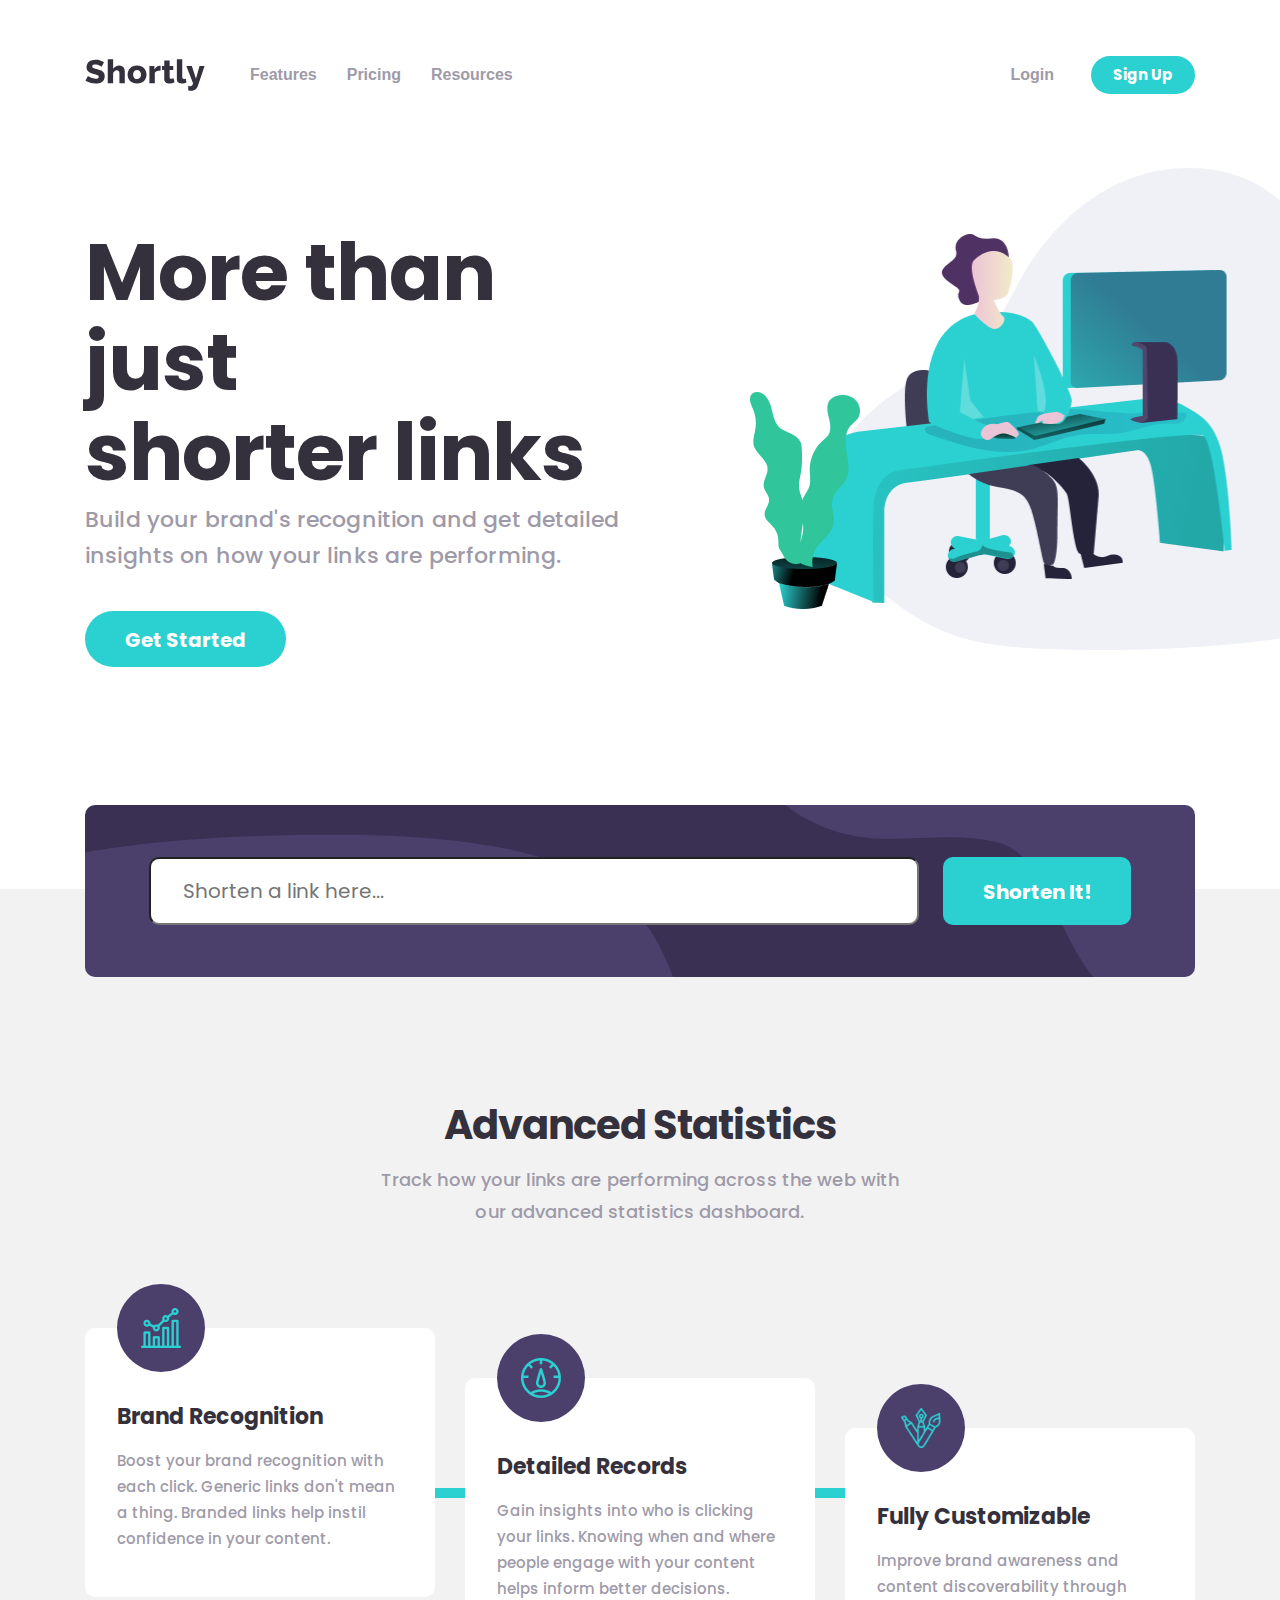
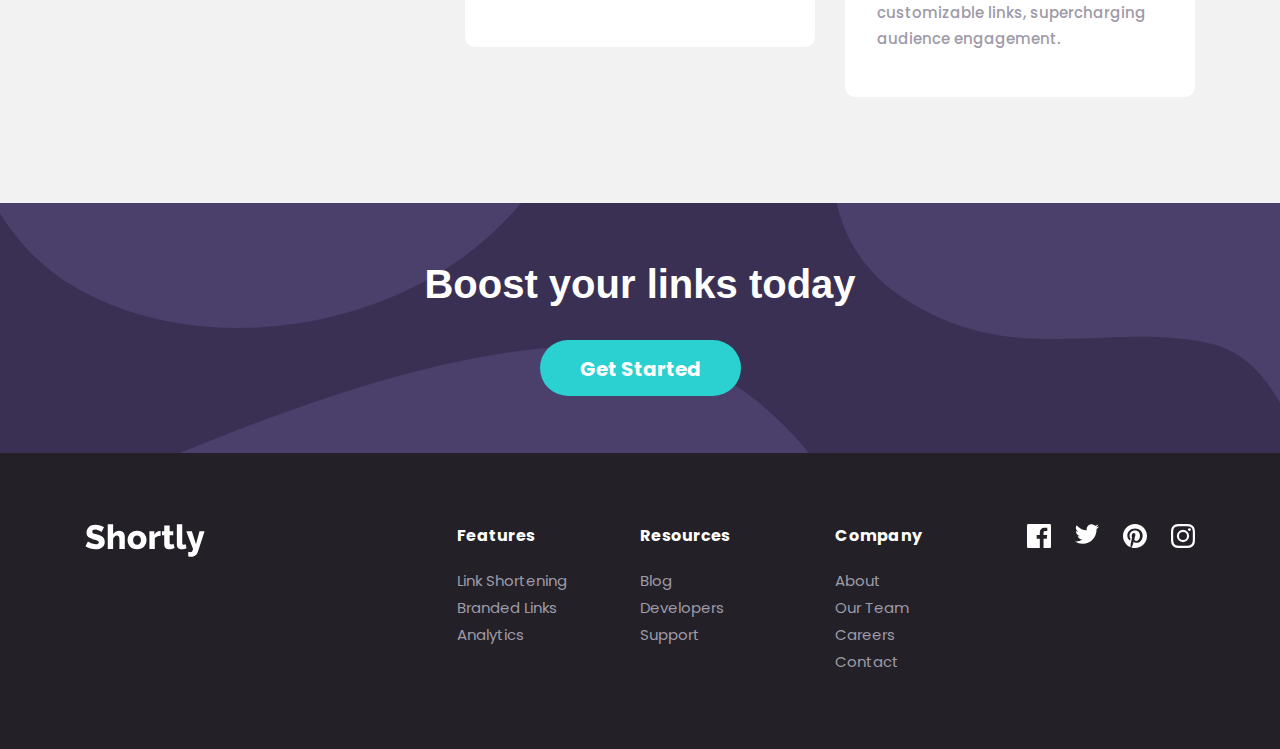
<file: index.html>
<!DOCTYPE html>
<html lang="en">

<head>
  <meta charset="UTF-8">
  <meta http-equiv="X-UA-Compatible" content="IE=edge">
  <meta name="viewport" content="width=device-width, initial-scale=1.0">
  <title>shortli-app</title>
  <link rel="stylesheet" href="./css/normalize.css">
  <link rel="stylesheet" href="./css/stayl.css">
  <!-- google font -->
  <link rel="preconnect" href="https://fonts.googleapis.com">
  <link rel="preconnect" href="https://fonts.gstatic.com" crossorigin>
  <link
    href="https://fonts.googleapis.com/css2?family=Nunito+Sans&family=Poppins&family=Roboto:ital,wght@0,300;0,400;0,500;0,700;0,900;1,100;1,300;1,400;1,500;1,700;1,900&display=swap"
    rel="stylesheet">
</head>

<body>
  <!-- SAIT HEADER -->
  <header class="sait-header">
    <div class="sait-header__container container">
      <!-- sait logo -->

      <a class="sait-header__logo logo" href="./imdex.html">
        <img class="logo__img" src="./img/Shortly.svg" alt="logo-img" width="120" height="33">
      </a>
      <!-- sait <nav></nav> -->

      <div class="sait-header__saitnav">
        <nav class="sait__nav">
          <ul class="sait__list">
            <li class="sait__item">Features</li>
            <li class="sait__item">Pricing</li>
            <li class="sait__item">Resources</li>
          </ul>
        </nav>
      </div>
      <!-- sait header auto -->

      <div class="sait-header-auto">
        <a class="sait-header__login-link" href="./imdex.html">Login</a>
        <a class="button button-simol" href="./imdex.html">Sign Up</a>
      </div>

    </div>
  </header>

  <!-- SAIT MAIN -->

  <main class="main-content">

    <!-- HIRO -->
    <div class="hiro">
      <div class="container">
        <div class="hiro__content-iner">
          <h1 class="hiro__heading">More than just <br> shorter links</h1>
          <p class="hiro__text">Build your brand's recognition and get detailed insights on how your links are
            performing.
          </p>
          <a class="hiro__button-link button" href="./imdex.html">Get Started</a>
        </div>
      </div>
    </div>

    <!--url shortener  -->
    <div class="index-url-shortener-features-wrapper">
      <div class="index-url-shortener-features-wrapper__url-shortener">
        <!-- url-shortener -->
        <section class="url-shortener">
          <div class="container">
            <h2 class="visually-hidden">url shortener</h2>
            <form class="url-shortener__form  js-url-shortener-form" action="https://echo.htmlacademy.ru" method="post">
              <div class="url-shortener__input-wrapper">
                <input class="url-shortener__input" type="url" name="url" placeholder="Shorten a link here..."
                  aria-label="url-input" required>
                <div class="url-shortener__error-msg">Please add a link</div>
              </div>
              <button class="url-shortener__button button">Shorten It!</button>
            </form>
            <div class="url-shortener__results ">
              <div class="url-shortener__result">
                <div class="url-shortener__original-link">https://www.frontendmentor.io</div>
                <a class="url-shortener__short-link" href="5">https://rel.ink/k4lKyk</a>
                <button class="button button-result js-copy-short-button">Copy</button>
              </div>
              <div class="url-shortener__result">
                <div class="url-shortener__original-link">https://twitter.com/frontendmentor</div>
                <a class="url-shortener__short-link" href="5">https://rel.ink/gxOXp9</a>
                <button class="button button-result js-copy-short-button">Copy</button>
              </div>
              <div class="url-shortener__result">
                <div class="url-shortener__original-link">https://www.linkedin.com/company/frontend-mentortendmentor.io
                </div>
                <a class="url-shortener__short-link" href="5">https://rel.ink/gob3X9</a>
                <button class="button button-result js-copy-short-button">Copy</button>
              </div>
            </div>
          </div>
        </section>
      </div>

      <!-- INDEX-URL-SHORTENER-FU=EATURES-WRAPPER__ADVANCED-STATISTIKA -->
      <section class="advanced-statistika">
        <div class="container">
          <div class="advanced-statistika__top">
            <h2 class="advanced-statistika__top-titel">Advanced Statistics</h2>
            <p class="advanced-statistika__top-text">Track how your links are performing across the web with our
              advanced
              statistics dashboard.</p>
          </div>
          <ul class="advanced-statistika__list">
            <!-- item -->
            <li class="advanced-statistika__item">
              <div class="item__img-box">
                <img class="item-img" src="./img/Combined.png" alt="list-itm-img" width="40" height="40">
              </div>
              <h2 class="item__titel">Brand Recognition</h2>
              <p class="item__text">Boost your brand recognition with each click. Generic links don't mean a thing.
                Branded links help instil confidence in your content.</p>
            </li>
            <!-- item -->
            <li class="advanced-statistika__item">
              <div class="item__img-box">
                <img class="item-img" src="./img/Combined(1).png" alt="list-itm-img" width="40" height="40">
              </div>
              <h2 class="item__titel">Detailed Records</h2>
              <p class="item__text">Gain insights into who is clicking your links. Knowing when and where people engage
                with your content helps inform better decisions.</p>
            </li>
            <!-- item -->
            <li class="advanced-statistika__item">
              <div class="item__img-box">
                <img class="item-img" src="./img/Shape.png" alt="list-itm-img" width="40" height="40">
              </div>
              <h2 class="item__titel">Fully Customizable</h2>
              <p class="item__text">Improve brand awareness and content discoverability through customizable links,
                supercharging audience engagement.</p>
            </li>
          </ul>
        </div>
      </section>
    </div>

    <!-- CTA -->
    <section class="cta">
      <div class="sta-container container">
        <h2 class="cta__titel">Boost your links today</h2>
        <button class="button cta-button">Get Started</button>
      </div>
    </section>
  </main>

  <footer class="sait-footer">
    <div class="sait-footer__container container">

      <!-- sait footer logo -->
      <a class="sait-footer__logo logo" href="./imdex.html">
        <img class="logo__img" src="./img/Shortly-whit.svg" alt="logo-img" width="120" height="33">
      </a>

      <!-- sait footer__menus links -->
      <div class="sait-footer__menus">
        <section class="sait-footer__menu">
          <h2 class="sait-footer__menu-titel">Features</h2>
          <ul class="sait-footer__menu-list">
            <li class="sait-footer__menu-item">Link Shortening</li>
            <li class="sait-footer__menu-item">Branded Links</li>
            <li class="sait-footer__menu-item">Analytics</li>
          </ul>
        </section>
        <section class="sait-footer__menu">
          <h2 class="sait-footer__menu-titel">Resources</h2>
          <ul class="sait-footer__menu-list">
            <li class="sait-footer__menu-item">Blog</li>
            <li class="sait-footer__menu-item">Developers</li>
            <li class="sait-footer__menu-item">Support</li>
          </ul>
        </section>
        <section class="sait-footer__menu">
          <h2 class="sait-footer__menu-titel">Company</h2>
          <ul class="sait-footer__menu-list">
            <li class="sait-footer__menu-item">About</li>
            <li class="sait-footer__menu-item">Our Team</li>
            <li class="sait-footer__menu-item">Careers</li>
            <li class="sait-footer__menu-item">Contact</li>
          </ul>
        </section>
      </div>

      <div class="sait-footer__socials socials">
        <h2 class="visually-hidden">shortli in socials media</h2>
        <ul class="socials__list">

          <li class="socials__item">
            <a class="socials__link" href="#" target="_blank">
              <svg xmlns="http://www.w3.org/2000/svg" width="24" height="24" fill="none">
                <path fill="currentColor"
                  d="M22.675 0H1.325C.593 0 0 .593 0 1.325v21.351C0 23.407.593 24 1.325 24H12.82v-9.294H9.692v-3.622h3.128V8.413c0-3.1 1.893-4.788 4.659-4.788 1.325 0 2.463.099 2.795.143v3.24l-1.918.001c-1.504 0-1.795.715-1.795 1.763v2.313h3.587l-.467 3.622h-3.12V24h6.116c.73 0 1.323-.593 1.323-1.325V1.325C24 .593 23.407 0 22.675 0Z" />
              </svg>
            </a>
          </li>

          <li class="socials__item">
            <a class="socials__link" href="#" target="_blank">
              <svg xmlns="http://www.w3.org/2000/svg" width="24" height="24" fill="none">
                <path
                  d="M24 2.557a9.83 9.83 0 0 1-2.828.775A4.932 4.932 0 0 0 23.337.608a9.864 9.864 0 0 1-3.127 1.195A4.916 4.916 0 0 0 16.616.248c-3.179 0-5.515 2.966-4.797 6.045A13.978 13.978 0 0 1 1.671 1.149a4.93 4.93 0 0 0 1.523 6.574 4.903 4.903 0 0 1-2.229-.616c-.054 2.281 1.581 4.415 3.949 4.89a4.935 4.935 0 0 1-2.224.084 4.928 4.928 0 0 0 4.6 3.419A9.9 9.9 0 0 1 0 17.54a13.94 13.94 0 0 0 7.548 2.212c9.142 0 14.307-7.721 13.995-14.646A10.025 10.025 0 0 0 24 2.557Z"
                  fill="currentColor" />
              </svg>
            </a>
          </li>

          <li class="socials__item">
            <a class="socials__link" href="#" target="_blank">
              <svg xmlns="http://www.w3.org/2000/svg" width="24" height="24" fill="none">
                <path fill="currentColor"
                  d="M12 0C5.373 0 0 5.372 0 12c0 5.084 3.163 9.426 7.627 11.174-.105-.949-.2-2.405.042-3.441.218-.937 1.407-5.965 1.407-5.965s-.359-.719-.359-1.782c0-1.668.967-2.914 2.171-2.914 1.023 0 1.518.769 1.518 1.69 0 1.029-.655 2.568-.994 3.995-.283 1.194.599 2.169 1.777 2.169 2.133 0 3.772-2.249 3.772-5.495 0-2.873-2.064-4.882-5.012-4.882-3.414 0-5.418 2.561-5.418 5.207 0 1.031.397 2.138.893 2.738a.36.36 0 0 1 .083.345l-.333 1.36c-.053.22-.174.267-.402.161-1.499-.698-2.436-2.889-2.436-4.649 0-3.785 2.75-7.262 7.929-7.262 4.163 0 7.398 2.967 7.398 6.931 0 4.136-2.607 7.464-6.227 7.464-1.216 0-2.359-.631-2.75-1.378l-.748 2.853c-.271 1.043-1.002 2.35-1.492 3.146C9.57 23.812 10.763 24 12 24c6.627 0 12-5.373 12-12 0-6.628-5.373-12-12-12Z" />
              </svg>
            </a>
          </li>

          <li class="socials__item">
            <a class="socials__link" href="#" target="_blank">
              <svg xmlns="http://www.w3.org/2000/svg" width="24" height="24" fill="none">
                <path fill="currentColor" fill-rule="evenodd"
                  d="M12 0C8.741 0 8.333.014 7.053.072 2.695.272.273 2.69.073 7.052.014 8.333 0 8.741 0 12c0 3.259.014 3.668.072 4.948.2 4.358 2.618 6.78 6.98 6.98C8.333 23.986 8.741 24 12 24c3.259 0 3.668-.014 4.948-.072 4.354-.2 6.782-2.618 6.979-6.98.059-1.28.073-1.689.073-4.948 0-3.259-.014-3.667-.072-4.947-.196-4.354-2.617-6.78-6.979-6.98C15.668.014 15.259 0 12 0Zm0 2.163c3.204 0 3.584.012 4.85.07 3.252.148 4.771 1.691 4.919 4.919.058 1.265.069 1.645.069 4.849 0 3.205-.012 3.584-.069 4.849-.149 3.225-1.664 4.771-4.919 4.919-1.266.058-1.644.07-4.85.07-3.204 0-3.584-.012-4.849-.07-3.26-.149-4.771-1.699-4.919-4.92-.058-1.265-.07-1.644-.07-4.849 0-3.204.013-3.583.07-4.849.149-3.227 1.664-4.771 4.919-4.919 1.266-.057 1.645-.069 4.849-.069ZM5.838 12a6.162 6.162 0 1 1 12.324 0 6.162 6.162 0 0 1-12.324 0ZM12 16a4 4 0 1 1 0-8 4 4 0 0 1 0 8Zm4.965-10.405a1.44 1.44 0 1 1 2.881.001 1.44 1.44 0 0 1-2.881-.001Z"
                  clip-rule="evenodd" />
              </svg>
            </a>
          </li>
        </ul>
      </div>
    </div>
  </footer>






  <script src="./js/script.js"></script>
</body>

</html>
</file>
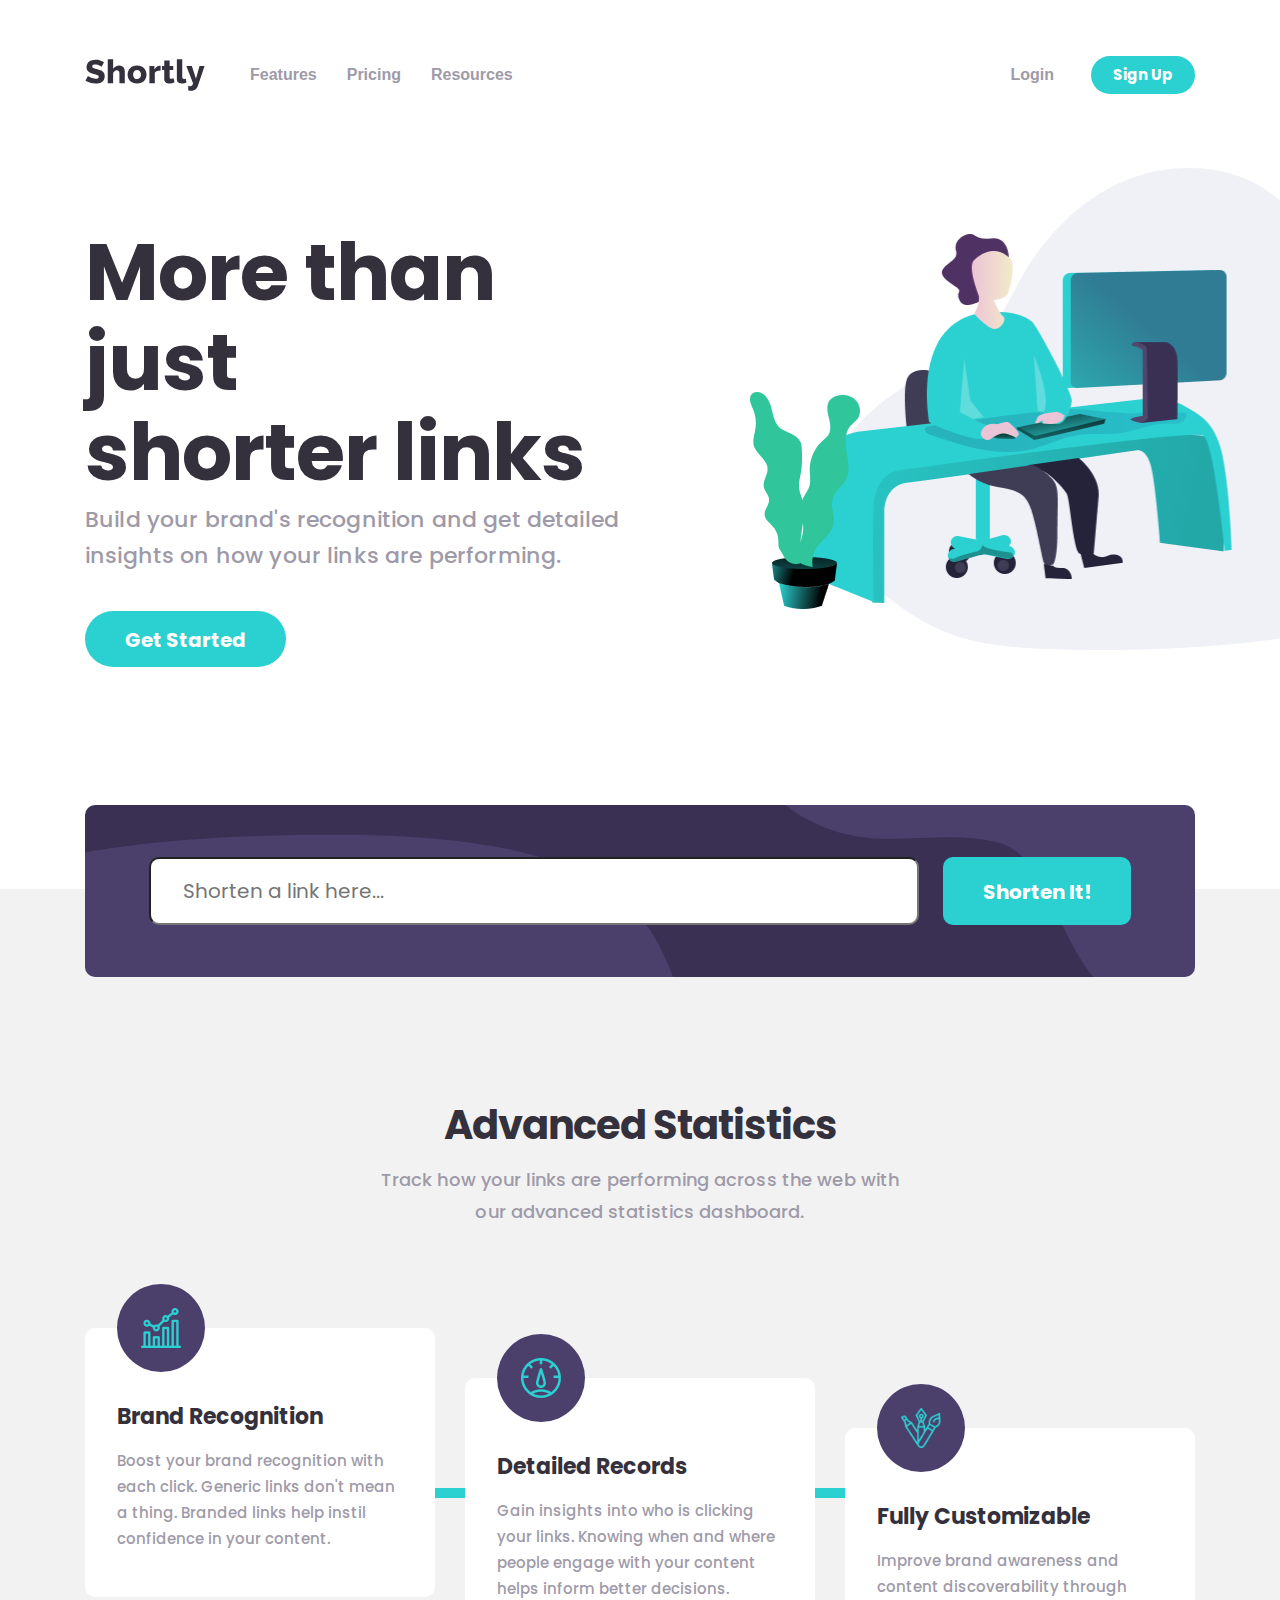
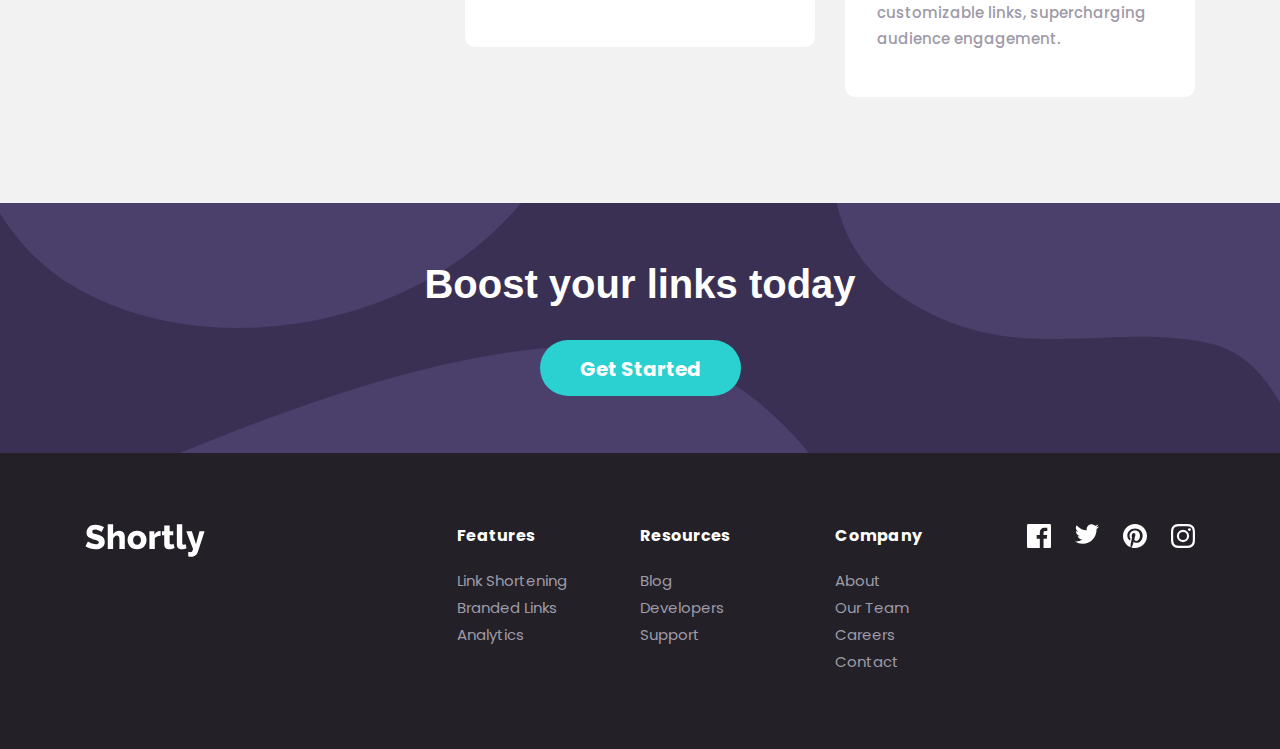
<file: imdex.html>
<!DOCTYPE html>
<html lang="en">

<head>
  <meta charset="UTF-8">
  <meta http-equiv="X-UA-Compatible" content="IE=edge">
  <meta name="viewport" content="width=device-width, initial-scale=1.0">
  <title>shortli-app</title>
  <link rel="stylesheet" href="./css/normalize.css">
  <link rel="stylesheet" href="./css/stayil.css">
  <!-- google font -->
  <link rel="preconnect" href="https://fonts.googleapis.com">
  <link rel="preconnect" href="https://fonts.gstatic.com" crossorigin>
  <link
    href="https://fonts.googleapis.com/css2?family=Nunito+Sans&family=Poppins&family=Roboto:ital,wght@0,300;0,400;0,500;0,700;0,900;1,100;1,300;1,400;1,500;1,700;1,900&display=swap"
    rel="stylesheet">
</head>

<body>
  <!-- SAIT HEADER -->
  <header class="sait-header">
    <div class="sait-header__container container">
      <!-- sait logo -->

      <a class="sait-header__logo logo" href="./imdex.html">
        <img class="logo__img" src="./img/Shortly.svg" alt="logo-img" width="120" height="33">
      </a>
      <!-- sait <nav></nav> -->

      <div class="sait-header__saitnav">
        <nav class="sait__nav">
          <ul class="sait__list">
            <li class="sait__item">Features</li>
            <li class="sait__item">Pricing</li>
            <li class="sait__item">Resources</li>
          </ul>
        </nav>
      </div>
      <!-- sait header auto -->

      <div class="sait-header-auto">
        <a class="sait-header__login-link" href="./imdex.html">Login</a>
        <a class="button button-simol" href="./imdex.html">Sign Up</a>
      </div>

    </div>
  </header>

  <!-- SAIT MAIN -->

  <main class="main-content">

    <!-- HIRO -->
    <div class="hiro">
      <div class="container">
        <div class="hiro__content-iner">
          <h1 class="hiro__heading">More than just <br> shorter links</h1>
          <p class="hiro__text">Build your brand's recognition and get detailed insights on how your links are
            performing.
          </p>
          <a class="hiro__button-link button" href="./imdex.html">Get Started</a>
        </div>
      </div>
    </div>

    <!--url shortener  -->
    <div class="index-url-shortener-features-wrapper">
      <div class="index-url-shortener-features-wrapper__url-shortener">
        <!-- url-shortener -->
        <section class="url-shortener">
          <div class="container">
            <h2 class="visually-hidden">url shortener</h2>
            <form class="url-shortener__form  js-url-shortener-form" action="https://echo.htmlacademy.ru" method="post">
              <div class="url-shortener__input-wrapper">
                <input class="url-shortener__input" type="url" name="url" placeholder="Shorten a link here..."
                  aria-label="url-input" required>
                <div class="url-shortener__error-msg">Please add a link</div>
              </div>
              <button class="url-shortener__button button">Shorten It!</button>
            </form>
            <div class="url-shortener__results ">
              <div class="url-shortener__result">
                <div class="url-shortener__original-link">https://www.frontendmentor.io</div>
                <a class="url-shortener__short-link" href="5">https://rel.ink/k4lKyk</a>
                <button class="button button-result js-copy-short-button">Copy</button>
              </div>
              <div class="url-shortener__result">
                <div class="url-shortener__original-link">https://twitter.com/frontendmentor</div>
                <a class="url-shortener__short-link" href="5">https://rel.ink/gxOXp9</a>
                <button class="button button-result js-copy-short-button">Copy</button>
              </div>
              <div class="url-shortener__result">
                <div class="url-shortener__original-link">https://www.linkedin.com/company/frontend-mentortendmentor.io
                </div>
                <a class="url-shortener__short-link" href="5">https://rel.ink/gob3X9</a>
                <button class="button button-result js-copy-short-button">Copy</button>
              </div>
            </div>
          </div>
        </section>
      </div>

      <!-- INDEX-URL-SHORTENER-FU=EATURES-WRAPPER__ADVANCED-STATISTIKA -->
      <section class="advanced-statistika">
        <div class="container">
          <div class="advanced-statistika__top">
            <h2 class="advanced-statistika__top-titel">Advanced Statistics</h2>
            <p class="advanced-statistika__top-text">Track how your links are performing across the web with our
              advanced
              statistics dashboard.</p>
          </div>
          <ul class="advanced-statistika__list">
            <!-- item -->
            <li class="advanced-statistika__item">
              <div class="item__img-box">
                <img class="item-img" src="./img/Combined.png" alt="list-itm-img" width="40" height="40">
              </div>
              <h2 class="item__titel">Brand Recognition</h2>
              <p class="item__text">Boost your brand recognition with each click. Generic links don't mean a thing.
                Branded links help instil confidence in your content.</p>
            </li>
            <!-- item -->
            <li class="advanced-statistika__item">
              <div class="item__img-box">
                <img class="item-img" src="./img/Combined(1).png" alt="list-itm-img" width="40" height="40">
              </div>
              <h2 class="item__titel">Detailed Records</h2>
              <p class="item__text">Gain insights into who is clicking your links. Knowing when and where people engage
                with your content helps inform better decisions.</p>
            </li>
            <!-- item -->
            <li class="advanced-statistika__item">
              <div class="item__img-box">
                <img class="item-img" src="./img/Shape.png" alt="list-itm-img" width="40" height="40">
              </div>
              <h2 class="item__titel">Fully Customizable</h2>
              <p class="item__text">Improve brand awareness and content discoverability through customizable links,
                supercharging audience engagement.</p>
            </li>
          </ul>
        </div>
      </section>
    </div>

    <!-- CTA -->
    <section class="cta">
      <div class="sta-container container">
        <h2 class="cta__titel">Boost your links today</h2>
        <button class="button cta-button">Get Started</button>
      </div>
    </section>
  </main>

  <footer class="sait-footer">
    <div class="sait-footer__container container">

      <!-- sait footer logo -->
      <a class="sait-footer__logo logo" href="./imdex.html">
        <img class="logo__img" src="./img/Shortly-whit.svg" alt="logo-img" width="120" height="33">
      </a>

      <!-- sait footer__menus links -->
      <div class="sait-footer__menus">
        <section class="sait-footer__menu">
          <h2 class="sait-footer__menu-titel">Features</h2>
          <ul class="sait-footer__menu-list">
            <li class="sait-footer__menu-item">Link Shortening</li>
            <li class="sait-footer__menu-item">Branded Links</li>
            <li class="sait-footer__menu-item">Analytics</li>
          </ul>
        </section>
        <section class="sait-footer__menu">
          <h2 class="sait-footer__menu-titel">Resources</h2>
          <ul class="sait-footer__menu-list">
            <li class="sait-footer__menu-item">Blog</li>
            <li class="sait-footer__menu-item">Developers</li>
            <li class="sait-footer__menu-item">Support</li>
          </ul>
        </section>
        <section class="sait-footer__menu">
          <h2 class="sait-footer__menu-titel">Company</h2>
          <ul class="sait-footer__menu-list">
            <li class="sait-footer__menu-item">About</li>
            <li class="sait-footer__menu-item">Our Team</li>
            <li class="sait-footer__menu-item">Careers</li>
            <li class="sait-footer__menu-item">Contact</li>
          </ul>
        </section>
      </div>

      <div class="sait-footer__socials socials">
        <h2 class="visually-hidden">shortli in socials media</h2>
        <ul class="socials__list">

          <li class="socials__item">
            <a class="socials__link" href="#" target="_blank">
              <svg xmlns="http://www.w3.org/2000/svg" width="24" height="24" fill="none">
                <path fill="currentColor"
                  d="M22.675 0H1.325C.593 0 0 .593 0 1.325v21.351C0 23.407.593 24 1.325 24H12.82v-9.294H9.692v-3.622h3.128V8.413c0-3.1 1.893-4.788 4.659-4.788 1.325 0 2.463.099 2.795.143v3.24l-1.918.001c-1.504 0-1.795.715-1.795 1.763v2.313h3.587l-.467 3.622h-3.12V24h6.116c.73 0 1.323-.593 1.323-1.325V1.325C24 .593 23.407 0 22.675 0Z" />
              </svg>
            </a>
          </li>

          <li class="socials__item">
            <a class="socials__link" href="#" target="_blank">
              <svg xmlns="http://www.w3.org/2000/svg" width="24" height="24" fill="none">
                <path
                  d="M24 2.557a9.83 9.83 0 0 1-2.828.775A4.932 4.932 0 0 0 23.337.608a9.864 9.864 0 0 1-3.127 1.195A4.916 4.916 0 0 0 16.616.248c-3.179 0-5.515 2.966-4.797 6.045A13.978 13.978 0 0 1 1.671 1.149a4.93 4.93 0 0 0 1.523 6.574 4.903 4.903 0 0 1-2.229-.616c-.054 2.281 1.581 4.415 3.949 4.89a4.935 4.935 0 0 1-2.224.084 4.928 4.928 0 0 0 4.6 3.419A9.9 9.9 0 0 1 0 17.54a13.94 13.94 0 0 0 7.548 2.212c9.142 0 14.307-7.721 13.995-14.646A10.025 10.025 0 0 0 24 2.557Z"
                  fill="currentColor" />
              </svg>
            </a>
          </li>

          <li class="socials__item">
            <a class="socials__link" href="#" target="_blank">
              <svg xmlns="http://www.w3.org/2000/svg" width="24" height="24" fill="none">
                <path fill="currentColor"
                  d="M12 0C5.373 0 0 5.372 0 12c0 5.084 3.163 9.426 7.627 11.174-.105-.949-.2-2.405.042-3.441.218-.937 1.407-5.965 1.407-5.965s-.359-.719-.359-1.782c0-1.668.967-2.914 2.171-2.914 1.023 0 1.518.769 1.518 1.69 0 1.029-.655 2.568-.994 3.995-.283 1.194.599 2.169 1.777 2.169 2.133 0 3.772-2.249 3.772-5.495 0-2.873-2.064-4.882-5.012-4.882-3.414 0-5.418 2.561-5.418 5.207 0 1.031.397 2.138.893 2.738a.36.36 0 0 1 .083.345l-.333 1.36c-.053.22-.174.267-.402.161-1.499-.698-2.436-2.889-2.436-4.649 0-3.785 2.75-7.262 7.929-7.262 4.163 0 7.398 2.967 7.398 6.931 0 4.136-2.607 7.464-6.227 7.464-1.216 0-2.359-.631-2.75-1.378l-.748 2.853c-.271 1.043-1.002 2.35-1.492 3.146C9.57 23.812 10.763 24 12 24c6.627 0 12-5.373 12-12 0-6.628-5.373-12-12-12Z" />
              </svg>
            </a>
          </li>

          <li class="socials__item">
            <a class="socials__link" href="#" target="_blank">
              <svg xmlns="http://www.w3.org/2000/svg" width="24" height="24" fill="none">
                <path fill="currentColor" fill-rule="evenodd"
                  d="M12 0C8.741 0 8.333.014 7.053.072 2.695.272.273 2.69.073 7.052.014 8.333 0 8.741 0 12c0 3.259.014 3.668.072 4.948.2 4.358 2.618 6.78 6.98 6.98C8.333 23.986 8.741 24 12 24c3.259 0 3.668-.014 4.948-.072 4.354-.2 6.782-2.618 6.979-6.98.059-1.28.073-1.689.073-4.948 0-3.259-.014-3.667-.072-4.947-.196-4.354-2.617-6.78-6.979-6.98C15.668.014 15.259 0 12 0Zm0 2.163c3.204 0 3.584.012 4.85.07 3.252.148 4.771 1.691 4.919 4.919.058 1.265.069 1.645.069 4.849 0 3.205-.012 3.584-.069 4.849-.149 3.225-1.664 4.771-4.919 4.919-1.266.058-1.644.07-4.85.07-3.204 0-3.584-.012-4.849-.07-3.26-.149-4.771-1.699-4.919-4.92-.058-1.265-.07-1.644-.07-4.849 0-3.204.013-3.583.07-4.849.149-3.227 1.664-4.771 4.919-4.919 1.266-.057 1.645-.069 4.849-.069ZM5.838 12a6.162 6.162 0 1 1 12.324 0 6.162 6.162 0 0 1-12.324 0ZM12 16a4 4 0 1 1 0-8 4 4 0 0 1 0 8Zm4.965-10.405a1.44 1.44 0 1 1 2.881.001 1.44 1.44 0 0 1-2.881-.001Z"
                  clip-rule="evenodd" />
              </svg>
            </a>
          </li>
        </ul>
      </div>
    </div>
  </footer>






  <script src="./js/script.js"></script>
</body>

</html>
</file>
<file: css/stayl.css>
:root {
  --body-bg: #fff;
  --text-color-dark: #34313D;
  --text-color: #9E9AA8;
  --acksent-color: #2BD0D0;
  --acksent-color-hover: #9AE3E3;
  --layt-bg: #F2F2F2;
  --dark-bg: #232127;
  --error-color: #F46363;
}

/* GLOBAL */
html {
  height: 100%;
  scroll-behavior: smooth;
  box-sizing: border-box;

}

*,
*::before,
*::after {
  box-sizing: inherit;
}

body {
  display: flex;
  flex-direction: column;
  height: 100%;
  padding: 0px;
  margin: 0px;
  font-family: "Poppins", sans-serif;
  font-size: 16px;
  line-height: 1.5;
  background-color: var(--body-bg);
  color: var(--text-color);
}

img {
  max-width: 100%;
  height: auto;
}
/* visula hiding */
.visually-hidden {
  position: absolute;
  width: 1px;
  height: 1px;
  margin: -1px;
  border: 0;
  padding: 0;
  clip: rect(0 0 0 0);
  overflow: hidden;
}

/* CONTAINER */
.container {
  width: 100%;
  max-width: 1150px;
  padding-left: 20px;
  padding-right: 20px;
  margin: auto;
}

/* MAI-CONTANENT */
.main-content {
  flex-grow: 1;
}

/* sait header */
.sait-header {
  background-color: #fff;
  padding: 48px 0px;
  font-weight: bold;
  line-height: normal;
}

.sait-header__container {
  display: flex;
  align-items: center;
}

.sait-header__logo {
  margin-right: 45px;
}

.logo {
  display: inline-block;
}

.logo:hover {
  opacity: 0.8;
}

.logo:active {
  opacity: 0.6;
}

.logo__img {
  display: block;
}

.sait-header__saitnav {
  margin-right: auto;
}

.sait__list {
  list-style: none;
  display: flex;
  padding: 0px;
  color: var(--text-color);
}

.sait__item:hover {
  color: var(--text-color-dark);
}

.sait__item:active {
  opacity: 0.6;
}

.sait__item {
  font-family: "poppies", sans-serif;
  font-size: 16px;
  line-height: 22px;
  font-weight: bold;
}

.sait__item:not(:first-child) {
  margin-left: 30px;
}

.sait-header-auto {
  display: flex;
  align-items: center;
  margin-left: 45px;
}

.sait-header__login-link {
  text-decoration: none;
  color: var(--text-color);
  font-size: 16px;
  font-family: 'poppies', sans-serif;
  line-height: 22px;
  font-weight: bold;
  margin-right: 37px;
}

.sait-header__login-link:hover {
  color: var(--text-color-dark);
}

.sait-header__login-link:active {
  opacity: 0.6;
}

/* button */

.button {
  display: inline-block;
  padding: 14px 40px 12px;
  border-radius: 28px;
  border: none;
  background-color: var(--acksent-color);
  color: #fff;
  text-decoration: none;
  cursor: pointer;
  text-align: center;
}

.button:hover {
  background-color: var(--acksent-color-hover);
}

.button:active {
  opacity: 0.6;
}

.button-simol {
  padding: 8px 22px;
  font-size: 15px;
  line-height: 22px;
  font-weight: bold;
}


/* MAIN SAIT STIAYL */


.hiro {
  background-image: url(../img/working_with_computer.png);
  background-repeat: no-repeat;
  background-size: 733px 482px;
  background-position:left calc(50% + 476px) top 18px;

}
.hiro__content-iner {
  width: 569px;
  padding-top: 77px;
  padding-bottom: 222px;
}
.hiro__heading {
  font-family: 'poppins',sans-serif;
  font-size: 80px;
  font-weight:bold;
  line-height: 90px;
  letter-spacing: -1px;
  color:var(--text-color-dark);
  margin: 0px;
  margin-bottom: 5px;
}
.hiro__text {
  font-family: 'poppins',sans-ser;
  font-size: 22px;
  line-height: 36px;
  letter-spacing: 0.15px;
  font-weight: 500;
  margin: 0px;
  margin-bottom: 37px;
}
.hiro__button-link {
  font-size: 20px;
  line-height: 30px;
  font-weight: bold;
}
/* index-url-shortener-features-wrapper  */

.index-url-shortener-features-wrapper {
  background-color:var(--layt-bg);
  display: flex;
  flex-direction: column;

}
.index-url-shortener-features-wrapper__url-shortener {
  margin-top: -84px;

}
/* URL SHORTENER */


.url-shortener__form {
  display: flex;
  border-radius:10px;
  background-color:#4B3F6B;
  background-image:url(../img/Path\ 2.svg);
  background-repeat:no-repeat;
  background-size:cover;
  padding: 52px 64px;
  margin-bottom: 24px;
}
.url-shortener__input-wrapper {
  position: relative;
  flex-grow: 1;
  display: flex;
  flex-direction: column;
  margin-right: 24px;
}
.url-shortener__input {
  flex-grow: 1;
  width: 100%;
  padding: 14px 32px;
  border-radius:10px;
  /* border:3px solid transparent; */
  color:var(--text-color-dark);
  font-size: 20px;
  line-height: 36px;
}
.url-shortener__error-msg {
  display: none;
}
.url-shortener__input:not(:focus):not(:placeholder-shown):invalid{
  border-color: var(--error-color);
  color:var(--error-color);
}
.url-shortener__button {
  font-size: 20px;
  line-height: 30px;
  font-weight: 700;
  border-radius:10px;
}


/* URL-SHORTENER RESULTS */

.url-shortener__results {
  width: 100%;
  display: flex;
  flex-direction: column;
  display: none;

}
.url-shortener__results-open{
  display: block;
}
.url-shortener__result {
  display: flex;
  align-items:center;
  margin-bottom: 16px;
  background-color:#fff;
  border-radius:8px;
  padding: 16px 24px;
}
.url-shortener__original-link {
  width: 100%;
  font-size: 18px;
  line-height: 36px;
  font-weight: 500;
  letter-spacing: 0.15px;
  color:var(--text-color-dark);
  white-space: nowrap;
  overflow: hidden;
  text-overflow: ellipsis;
}
.url-shortener__short-link {
  text-decoration:none;
  color:var(--acksent-color);
  margin-right: 24px;
  font-size: 18px;
  line-height: 30px;
  font-weight: 500;
}

.button-result {
  font-size: 15px;
  line-height: 22px;
  font-weight: 700;
  border-radius:8px;
  padding: 8px 24px 6px;
}
.button-result-copied{
  background-color:#34313D;
}

/* ADVECED STATISTIKA */

.advanced-statistika {
  padding: 100px 0px 90px;
}

.advanced-statistika__top {
  width: 540px;
  margin:0px auto 100px;
}
.advanced-statistika__top-titel {
  font-family: 'poppins',sans-serif;
  font-size: 40px;
  line-height: 48px;
  letter-spacing: -1px;
  font-weight: 700;
  text-align: center;
  color:var(--text-color-dark);
  text-transform: capitalize;
  margin: 0px;
  margin-bottom: 15px;
}
.advanced-statistika__top-text {
  font-family: 'poppins',sans-serif;
  font-size: 18px;
  line-height: 32px;
  letter-spacing: 0.12px;
  font-weight: 500;
  text-align: center;
  margin: 0px;

}
.advanced-statistika__list {
  width: 100%;
  list-style: none;
  display: flex;
  align-items:flex-start;
  justify-content: space-between;
  padding: 0px;
  position: relative;
}
.advanced-statistika__list::before{
  content:'';
  width: 100%;
  height: 10px;
  position: absolute;
  background-color:#2BD0D0;
  z-index: 0;
  top:160px


}
.advanced-statistika__item {
  width: 350px;
  position: relative;
  padding: 72px 32px 30px 32px;
  background-color:#fff;
  border-radius:10px;
  margin: 0px;
}
.advanced-statistika__item:nth-child(2){
  margin-top: 50px;
}
.advanced-statistika__item:nth-child(3){
  margin-top: 100px;
}
.item__img-box {
  display: flex;
  align-items:center;
  justify-content: center;
  width: 88px;
  height: 88px;
  position: absolute;
  top:-44px;

  background-color:#4B3F6B;
  border-radius:50%;
}
.item-img {
  width: 40px;
  height: 40px;
}
.item__titel {
  font-family: 'poppins',sans-serif;
  font-size: 22px;
  line-height: 33px;
  font-weight: 700;
  color:var(--text-color-dark);
  text-transform: capitalize;
  margin: 0px;
}
.item__text {
  font-family: 'poppins',sans-serif;
  font-size: 15px;
  line-height: 26px;
  font-weight: 500;
}

/* CTA */
.cta {
  width: 100%;
  background-image:url(../img/cta-img.svg);
  background-repeat:no-repeat;
  background-size:cover;
  padding:57px 0px;

}
.sta-container {
  display: flex;
  flex-direction: column;
  align-items:center;
  text-align: center;

}

.cta__titel {
  margin: 0px;
  font-size: 40px;
  font-weight: 700;
  font-family: 'poppens',sans-serif;
  line-height: 48px;
  color:#fff;
  margin-bottom: 32px;
}

.cta-button {
  font-size: 20px;
  line-height: 30px;
  font-weight: 700;
  font-family: 'poppins',sans-serif;
}

/* SAIT FOOTER */

.sait-footer {
  width: 100%;
  padding: 71px 0px;
  background-color:var(--dark-bg);
}
.sait-footer__container {
  display: flex;
  align-items:flex-start;
}
.sait-footer__logo {
  margin-right: 30px;
}
.sait-footer__menus {
  display: flex;
  margin-left: auto;
}
.sait-footer__menu-titel {
  font-size: 16px;
  line-height: 24px;
  font-family: 'poppins',sans-serif;
  font-weight: 700;
  letter-spacing: 0.25px;
  color:#fff;
  margin: 0px ;
  margin-bottom: 22px;
}
.sait-footer__menu-titel:not(:last-child){
  margin-right: 105px;
}
.sait-footer__menu-list {
  display: flex;
  flex-direction: column;
  list-style: none;
  margin: 0px;
  padding: 0px;
}
.sait-footer__menu-item {
  font-family: 'poppins',sans-serif;
  font-size: 15px;
  line-height: 22px;
  margin-bottom: 5px;
}
.sait-footer__menu-item:hover{
  color:var(--acksent-color);
}
.sait-footer__menu-item:active{
  opacity: 0.6;
}

.socials__list {
  list-style: none;
  display: flex;
  padding: 0px;
  margin: 0px;
}
.socials__item {
}
.socials__item:not(:last-child){
  margin-right: 24px;
}
.socials__link {
  color:#fff;
}
.socials__link:hover{
  color:var(--acksent-color);
}
.socials__link:active{
  opacity: 0.6;
}
</file>
<file: css/stayil.css>
:root {
  --body-bg: #fff;
  --text-color-dark: #34313D;
  --text-color: #9E9AA8;
  --acksent-color: #2BD0D0;
  --acksent-color-hover: #9AE3E3;
  --layt-bg: #F2F2F2;
  --dark-bg: #232127;
  --error-color: #F46363;
}

/* GLOBAL */
html {
  height: 100%;
  scroll-behavior: smooth;
  box-sizing: border-box;

}

*,
*::before,
*::after {
  box-sizing: inherit;
}

body {
  display: flex;
  flex-direction: column;
  height: 100%;
  padding: 0px;
  margin: 0px;
  font-family: "Poppins", sans-serif;
  font-size: 16px;
  line-height: 1.5;
  background-color: var(--body-bg);
  color: var(--text-color);
}

img {
  max-width: 100%;
  height: auto;
}
/* visula hiding */
.visually-hidden {
  position: absolute;
  width: 1px;
  height: 1px;
  margin: -1px;
  border: 0;
  padding: 0;
  clip: rect(0 0 0 0);
  overflow: hidden;
}

/* CONTAINER */
.container {
  width: 100%;
  max-width: 1150px;
  padding-left: 20px;
  padding-right: 20px;
  margin: auto;
}

/* MAI-CONTANENT */
.main-content {
  flex-grow: 1;
}

/* sait header */
.sait-header {
  background-color: #fff;
  padding: 48px 0px;
  font-weight: bold;
  line-height: normal;
}

.sait-header__container {
  display: flex;
  align-items: center;
}

.sait-header__logo {
  margin-right: 45px;
}

.logo {
  display: inline-block;
}

.logo:hover {
  opacity: 0.8;
}

.logo:active {
  opacity: 0.6;
}

.logo__img {
  display: block;
}

.sait-header__saitnav {
  margin-right: auto;
}

.sait__list {
  list-style: none;
  display: flex;
  padding: 0px;
  color: var(--text-color);
}

.sait__item:hover {
  color: var(--text-color-dark);
}

.sait__item:active {
  opacity: 0.6;
}

.sait__item {
  font-family: "poppies", sans-serif;
  font-size: 16px;
  line-height: 22px;
  font-weight: bold;
}

.sait__item:not(:first-child) {
  margin-left: 30px;
}

.sait-header-auto {
  display: flex;
  align-items: center;
  margin-left: 45px;
}

.sait-header__login-link {
  text-decoration: none;
  color: var(--text-color);
  font-size: 16px;
  font-family: 'poppies', sans-serif;
  line-height: 22px;
  font-weight: bold;
  margin-right: 37px;
}

.sait-header__login-link:hover {
  color: var(--text-color-dark);
}

.sait-header__login-link:active {
  opacity: 0.6;
}

/* button */

.button {
  display: inline-block;
  padding: 14px 40px 12px;
  border-radius: 28px;
  border: none;
  background-color: var(--acksent-color);
  color: #fff;
  text-decoration: none;
  cursor: pointer;
  text-align: center;
}

.button:hover {
  background-color: var(--acksent-color-hover);
}

.button:active {
  opacity: 0.6;
}

.button-simol {
  padding: 8px 22px;
  font-size: 15px;
  line-height: 22px;
  font-weight: bold;
}


/* MAIN SAIT STIAYL */


.hiro {
  background-image: url(../img/working_with_computer.png);
  background-repeat: no-repeat;
  background-size: 733px 482px;
  background-position:left calc(50% + 476px) top 18px;

}
.hiro__content-iner {
  width: 569px;
  padding-top: 77px;
  padding-bottom: 222px;
}
.hiro__heading {
  font-family: 'poppins',sans-serif;
  font-size: 80px;
  font-weight:bold;
  line-height: 90px;
  letter-spacing: -1px;
  color:var(--text-color-dark);
  margin: 0px;
  margin-bottom: 5px;
}
.hiro__text {
  font-family: 'poppins',sans-ser;
  font-size: 22px;
  line-height: 36px;
  letter-spacing: 0.15px;
  font-weight: 500;
  margin: 0px;
  margin-bottom: 37px;
}
.hiro__button-link {
  font-size: 20px;
  line-height: 30px;
  font-weight: bold;
}
/* index-url-shortener-features-wrapper  */

.index-url-shortener-features-wrapper {
  background-color:var(--layt-bg);
  display: flex;
  flex-direction: column;

}
.index-url-shortener-features-wrapper__url-shortener {
  margin-top: -84px;

}
/* URL SHORTENER */


.url-shortener__form {
  display: flex;
  border-radius:10px;
  background-color:#4B3F6B;
  background-image:url(../img/Path\ 2.svg);
  background-repeat:no-repeat;
  background-size:cover;
  padding: 52px 64px;
  margin-bottom: 24px;
}
.url-shortener__input-wrapper {
  position: relative;
  flex-grow: 1;
  display: flex;
  flex-direction: column;
  margin-right: 24px;
}
.url-shortener__input {
  flex-grow: 1;
  width: 100%;
  padding: 14px 32px;
  border-radius:10px;
  /* border:3px solid transparent; */
  color:var(--text-color-dark);
  font-size: 20px;
  line-height: 36px;
}
.url-shortener__error-msg {
  display: none;
}
.url-shortener__input:not(:focus):not(:placeholder-shown):invalid{
  border-color: var(--error-color);
  color:var(--error-color);
}
.url-shortener__button {
  font-size: 20px;
  line-height: 30px;
  font-weight: 700;
  border-radius:10px;
}


/* URL-SHORTENER RESULTS */

.url-shortener__results {
  width: 100%;
  display: flex;
  flex-direction: column;
  display: none;

}
.url-shortener__results-open{
  display: block;
}
.url-shortener__result {
  display: flex;
  align-items:center;
  margin-bottom: 16px;
  background-color:#fff;
  border-radius:8px;
  padding: 16px 24px;
}
.url-shortener__original-link {
  width: 100%;
  font-size: 18px;
  line-height: 36px;
  font-weight: 500;
  letter-spacing: 0.15px;
  color:var(--text-color-dark);
  white-space: nowrap;
  overflow: hidden;
  text-overflow: ellipsis;
}
.url-shortener__short-link {
  text-decoration:none;
  color:var(--acksent-color);
  margin-right: 24px;
  font-size: 18px;
  line-height: 30px;
  font-weight: 500;
}

.button-result {
  font-size: 15px;
  line-height: 22px;
  font-weight: 700;
  border-radius:8px;
  padding: 8px 24px 6px;
}
.button-result-copied{
  background-color:#34313D;
}

/* ADVECED STATISTIKA */

.advanced-statistika {
  padding: 100px 0px 90px;
}

.advanced-statistika__top {
  width: 540px;
  margin:0px auto 100px;
}
.advanced-statistika__top-titel {
  font-family: 'poppins',sans-serif;
  font-size: 40px;
  line-height: 48px;
  letter-spacing: -1px;
  font-weight: 700;
  text-align: center;
  color:var(--text-color-dark);
  text-transform: capitalize;
  margin: 0px;
  margin-bottom: 15px;
}
.advanced-statistika__top-text {
  font-family: 'poppins',sans-serif;
  font-size: 18px;
  line-height: 32px;
  letter-spacing: 0.12px;
  font-weight: 500;
  text-align: center;
  margin: 0px;

}
.advanced-statistika__list {
  width: 100%;
  list-style: none;
  display: flex;
  align-items:flex-start;
  justify-content: space-between;
  padding: 0px;
  position: relative;
}
.advanced-statistika__list::before{
  content:'';
  width: 100%;
  height: 10px;
  position: absolute;
  background-color:#2BD0D0;
  z-index: 0;
  top:160px


}
.advanced-statistika__item {
  width: 350px;
  position: relative;
  padding: 72px 32px 30px 32px;
  background-color:#fff;
  border-radius:10px;
  margin: 0px;
}
.advanced-statistika__item:nth-child(2){
  margin-top: 50px;
}
.advanced-statistika__item:nth-child(3){
  margin-top: 100px;
}
.item__img-box {
  display: flex;
  align-items:center;
  justify-content: center;
  width: 88px;
  height: 88px;
  position: absolute;
  top:-44px;

  background-color:#4B3F6B;
  border-radius:50%;
}
.item-img {
  width: 40px;
  height: 40px;
}
.item__titel {
  font-family: 'poppins',sans-serif;
  font-size: 22px;
  line-height: 33px;
  font-weight: 700;
  color:var(--text-color-dark);
  text-transform: capitalize;
  margin: 0px;
}
.item__text {
  font-family: 'poppins',sans-serif;
  font-size: 15px;
  line-height: 26px;
  font-weight: 500;
}

/* CTA */
.cta {
  width: 100%;
  background-image:url(../img/cta-img.svg);
  background-repeat:no-repeat;
  background-size:cover;
  padding:57px 0px;

}
.sta-container {
  display: flex;
  flex-direction: column;
  align-items:center;
  text-align: center;

}

.cta__titel {
  margin: 0px;
  font-size: 40px;
  font-weight: 700;
  font-family: 'poppens',sans-serif;
  line-height: 48px;
  color:#fff;
  margin-bottom: 32px;
}

.cta-button {
  font-size: 20px;
  line-height: 30px;
  font-weight: 700;
  font-family: 'poppins',sans-serif;
}

/* SAIT FOOTER */

.sait-footer {
  width: 100%;
  padding: 71px 0px;
  background-color:var(--dark-bg);
}
.sait-footer__container {
  display: flex;
  align-items:flex-start;
}
.sait-footer__logo {
  margin-right: 30px;
}
.sait-footer__menus {
  display: flex;
  margin-left: auto;
}
.sait-footer__menu-titel {
  font-size: 16px;
  line-height: 24px;
  font-family: 'poppins',sans-serif;
  font-weight: 700;
  letter-spacing: 0.25px;
  color:#fff;
  margin: 0px ;
  margin-bottom: 22px;
}
.sait-footer__menu-titel:not(:last-child){
  margin-right: 105px;
}
.sait-footer__menu-list {
  display: flex;
  flex-direction: column;
  list-style: none;
  margin: 0px;
  padding: 0px;
}
.sait-footer__menu-item {
  font-family: 'poppins',sans-serif;
  font-size: 15px;
  line-height: 22px;
  margin-bottom: 5px;
}
.sait-footer__menu-item:hover{
  color:var(--acksent-color);
}
.sait-footer__menu-item:active{
  opacity: 0.6;
}

.socials__list {
  list-style: none;
  display: flex;
  padding: 0px;
  margin: 0px;
}
.socials__item {
}
.socials__item:not(:last-child){
  margin-right: 24px;
}
.socials__link {
  color:#fff;
}
.socials__link:hover{
  color:var(--acksent-color);
}
.socials__link:active{
  opacity: 0.6;
}
</file>
